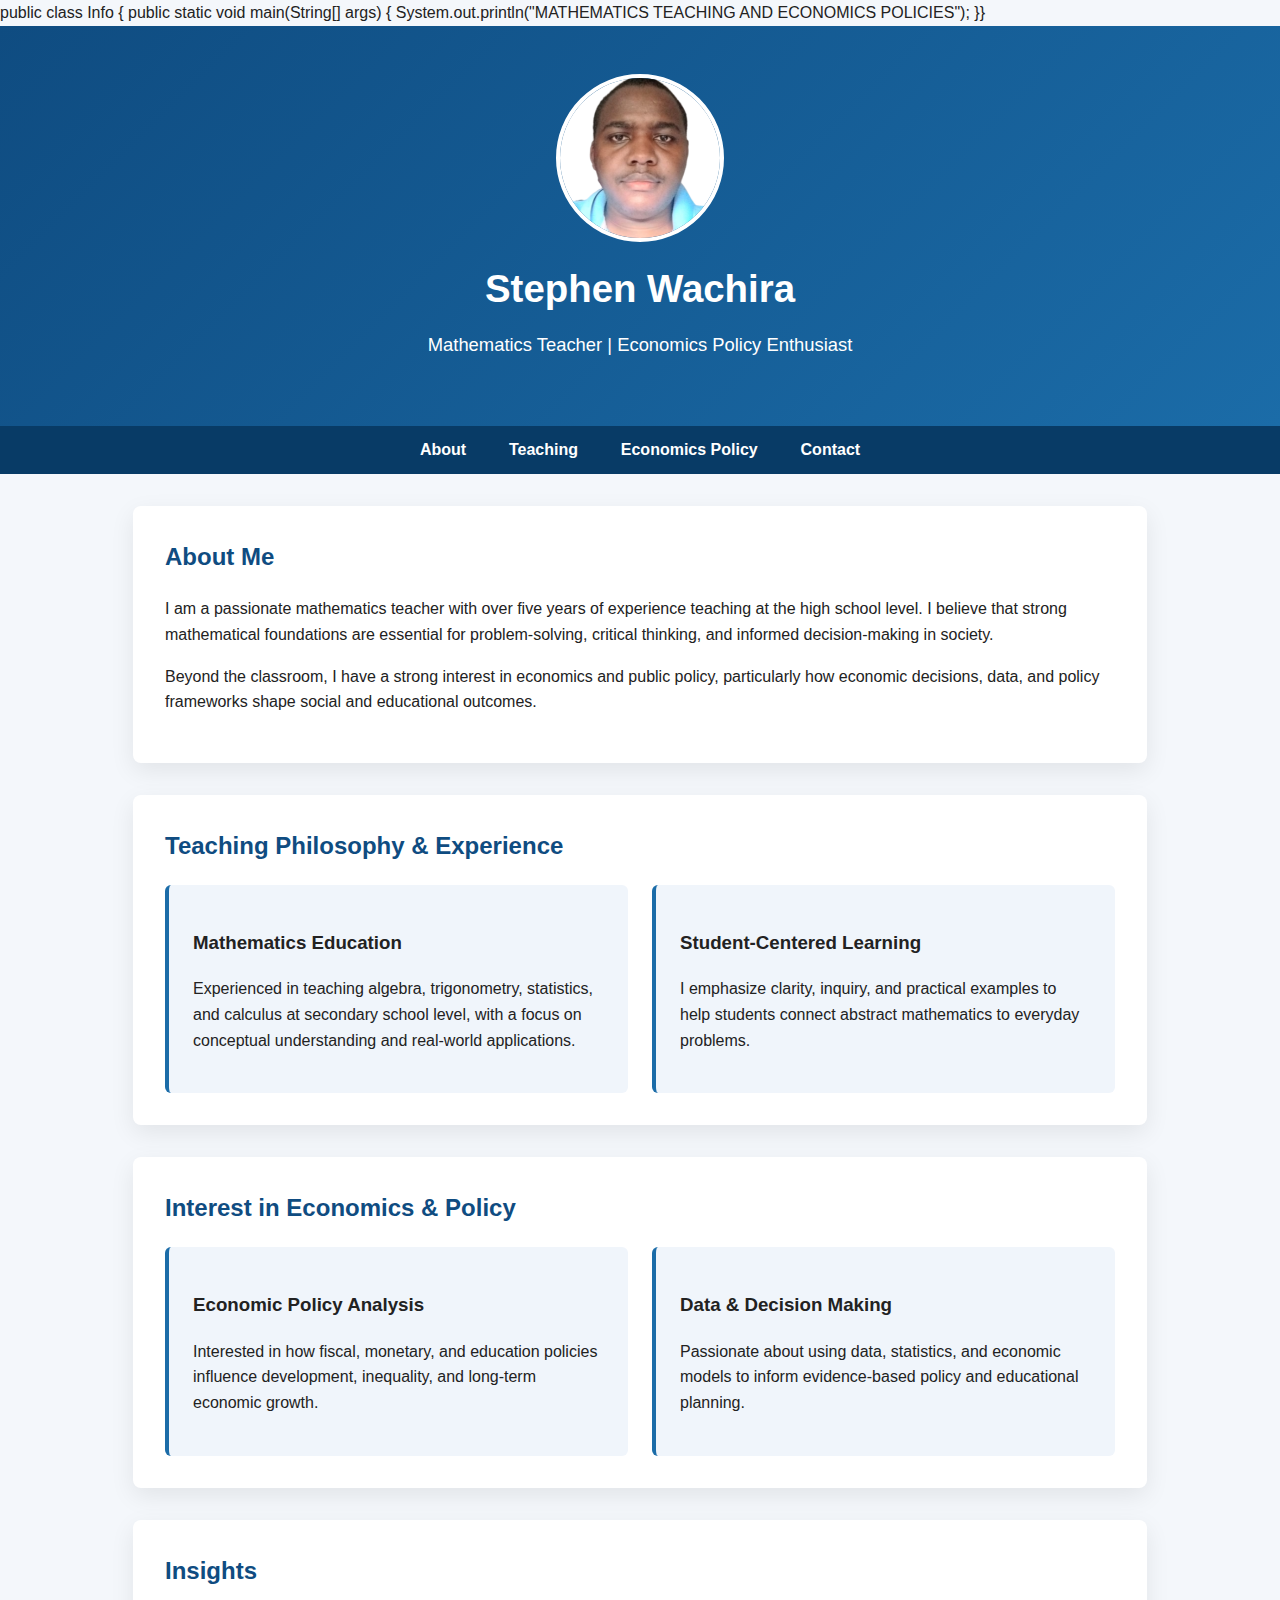
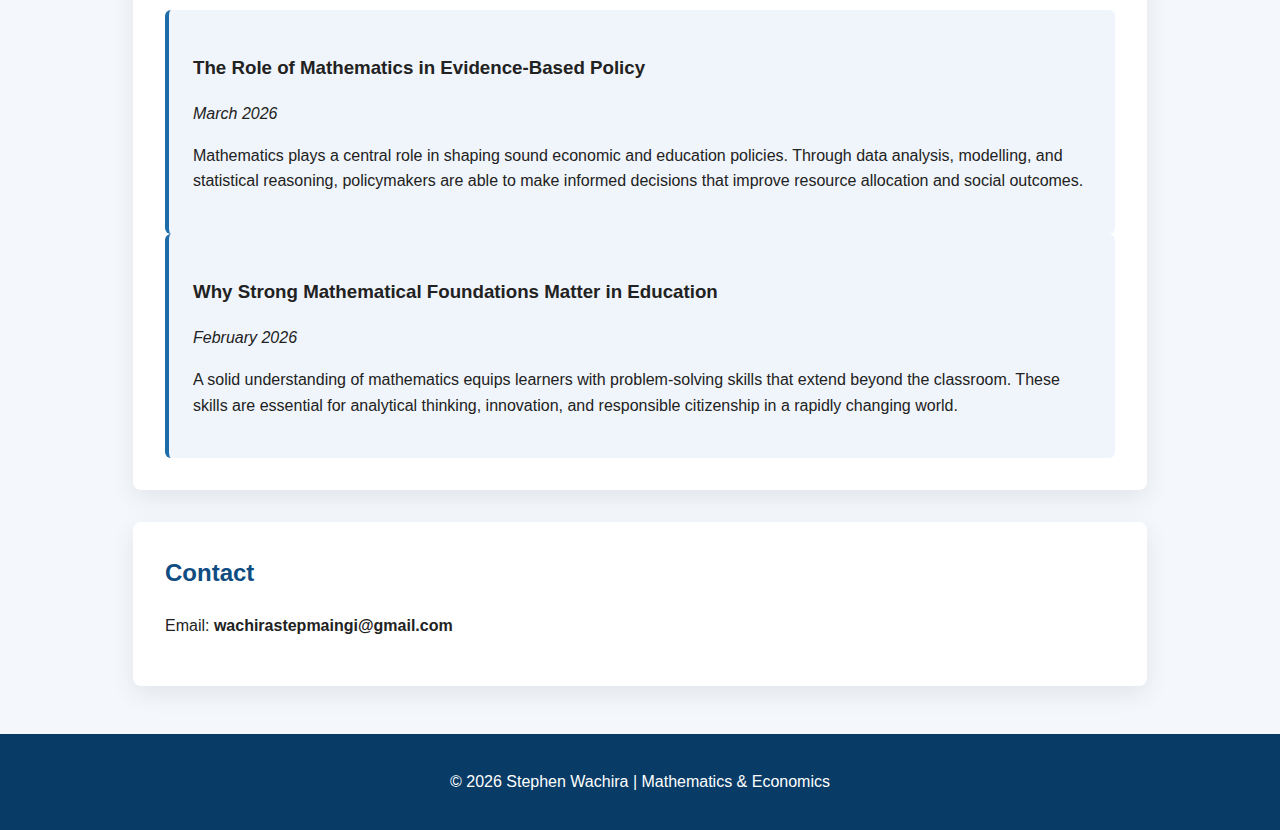
<file: index.htm>
public class Info {
    public static void main(String[] args) {
System.out.println("MATHEMATICS TEACHING AND ECONOMICS POLICIES");
}}
<!DOCTYPE html>
<html lang="en">
<head>
  <meta charset="UTF-8" />
  <meta name="viewport" content="width=device-width, initial-scale=1.0" />
  <title>Stephen Wachira | Mathematics Teacher & Economics Policy Enthusiast</title>
  <style>
    body {
      margin: 0;
      font-family: 'Segoe UI', Tahoma, Geneva, Verdana, sans-serif;
      background: #f4f7fb;
      color: #222;
      line-height: 1.6;
    }
    header {
      background: linear-gradient(135deg, #0f4c81, #1b6ca8);
      color: #fff;
      padding: 3rem 1rem;
      text-align: center;
    }
    header h1 {
      margin: 0;
      font-size: 2.4rem;
    }
    header p {
      margin-top: 0.7rem;
      font-size: 1.15rem;
    }
    nav {
      background: #083b66;
      padding: 0.7rem;
      text-align: center;
    }
    nav a {
      color: #fff;
      margin: 0 1.2rem;
      text-decoration: none;
      font-weight: bold;
    }
    nav a:hover {
      text-decoration: underline;
    }
    section {
      max-width: 950px;
      margin: 2rem auto;
      background: #fff;
      padding: 2rem;
      border-radius: 8px;
      box-shadow: 0 8px 25px rgba(0,0,0,0.08);
    }
    section h2 {
      color: #0f4c81;
      margin-top: 0;
    }
    .grid {
      display: grid;
      grid-template-columns: repeat(auto-fit, minmax(250px, 1fr));
      gap: 1.5rem;
    }
    .card {
      background: #f0f5fb;
      padding: 1.5rem;
      border-left: 4px solid #1b6ca8;
      border-radius: 6px;
    }
    footer {
      background: #083b66;
      color: #fff;
      text-align: center;
      padding: 1.2rem;
      margin-top: 3rem;
    }
  </style>
</head>
<body>

<header>
  <img src="profile.jpg.png" alt="Profile Photo" style="width:160px;height:160px;border-radius:50%;border:4px solid #fff;margin-bottom:1rem;object-fit:cover;" />
  <h1>Stephen Wachira</h1>
  <p>Mathematics Teacher | Economics Policy Enthusiast</p>
</header>

<nav>
  <a href="#about">About</a>
  <a href="#teaching">Teaching</a>
  <a href="#economics">Economics Policy</a>
  <a href="#contact">Contact</a>
</nav>

<section id="about">
  <h2>About Me</h2>
  <p>
    I am a passionate mathematics teacher with over five years of experience teaching at the high school level. I believe that strong mathematical foundations are essential for problem-solving, critical thinking, and informed decision-making in society.
  </p>
  <p>
    Beyond the classroom, I have a strong interest in economics and public policy, particularly how economic decisions, data, and policy frameworks shape social and educational outcomes.
  </p>
</section>

<section id="teaching">
  <h2>Teaching Philosophy & Experience</h2>
  <div class="grid">
    <div class="card">
      <h3>Mathematics Education</h3>
      <p>
        Experienced in teaching algebra, trigonometry, statistics, and calculus at secondary school level, with a focus on conceptual understanding and real-world applications.
      </p>
    </div>
    <div class="card">
      <h3>Student-Centered Learning</h3>
      <p>
        I emphasize clarity, inquiry, and practical examples to help students connect abstract mathematics to everyday problems.
      </p>
    </div>
  </div>
</section>

<section id="economics">
  <h2>Interest in Economics & Policy</h2>
  <div class="grid">
    <div class="card">
      <h3>Economic Policy Analysis</h3>
      <p>
        Interested in how fiscal, monetary, and education policies influence development, inequality, and long-term economic growth.
      </p>
    </div>
    <div class="card">
      <h3>Data & Decision Making</h3>
      <p>
        Passionate about using data, statistics, and economic models to inform evidence-based policy and educational planning.
      </p>
    </div>
  </div>
</section>

<section id="insights">
  <h2>Insights</h2>

  <div class="card">
    <h3>The Role of Mathematics in Evidence-Based Policy</h3>
    <p><em>March 2026</em></p>
    <p>
      Mathematics plays a central role in shaping sound economic and education policies.
      Through data analysis, modelling, and statistical reasoning, policymakers are able
      to make informed decisions that improve resource allocation and social outcomes.
    </p>
  </div>

  <div class="card">
    <h3>Why Strong Mathematical Foundations Matter in Education</h3>
    <p><em>February 2026</em></p>
    <p>
      A solid understanding of mathematics equips learners with problem-solving skills
      that extend beyond the classroom. These skills are essential for analytical thinking,
      innovation, and responsible citizenship in a rapidly changing world.
    </p>
  </div>
</section>

<section id="contact">
  <h2>Contact</h2>
  <p>Email: <strong>wachirastepmaingi@gmail.com</strong></p>
</section>

<footer>
  <p>&copy; 2026 Stephen Wachira | Mathematics & Economics</p>
</footer>

</body>
</html>
</file>
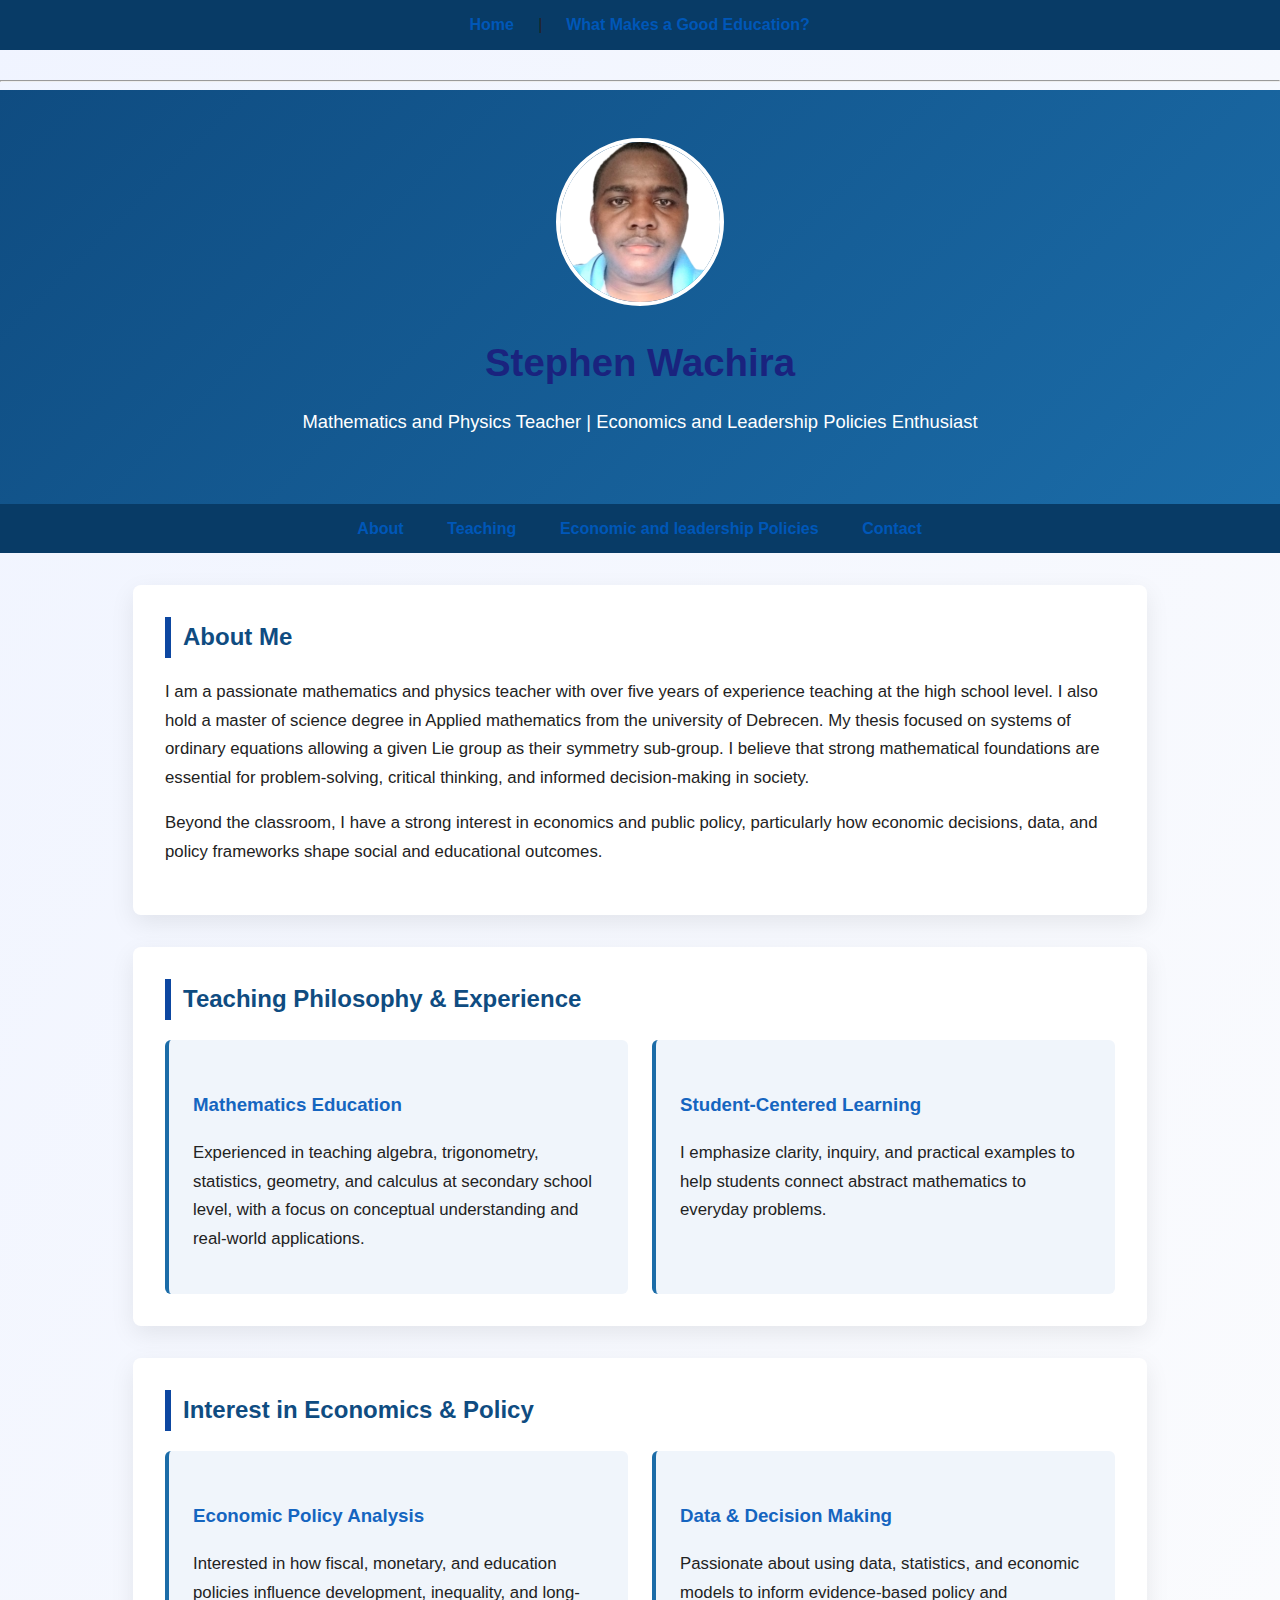
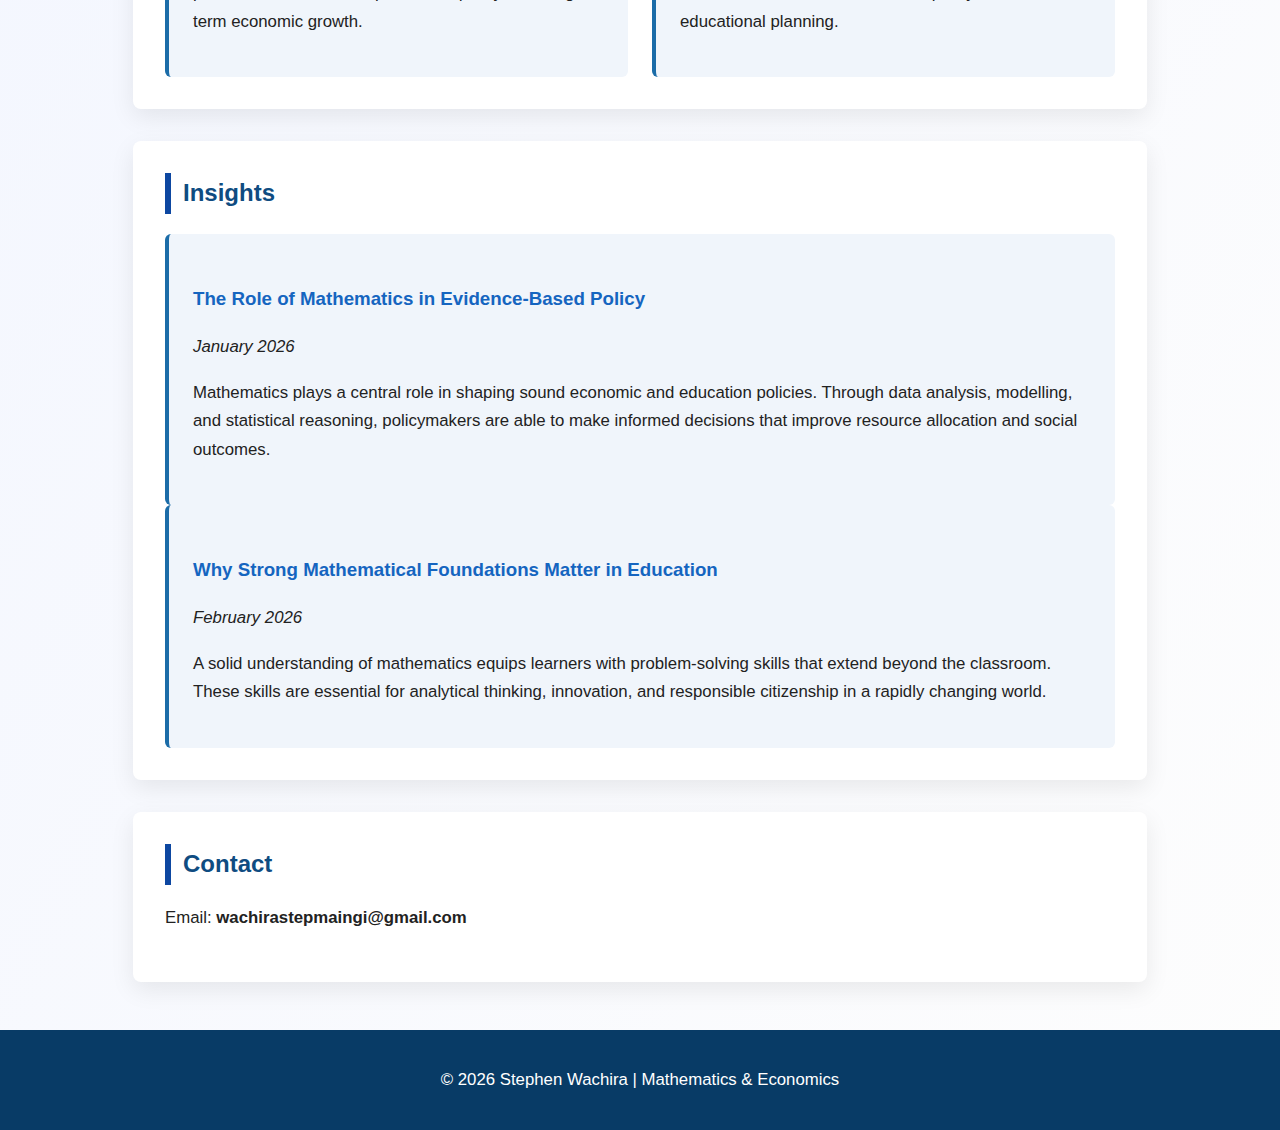
<file: index.html>
<!DOCTYPE html>
<html lang="en">
<head>
  <meta name="description" content="Stephen Wachira Maingi is a Mathematics and Physics teacher interested in education quality, economic policy, and academic insights.">

<meta name="keywords" content="Stephen Wachira Maingi, Mathematics teacher, Physics teacher, education policy, UNESCO education, academic blog">

<meta name="author" content="Stephen Wachira Maingi">

  <meta charset="UTF-8" />
  <meta name="viewport" content="width=device-width, initial-scale=1.0" />
  <title>Stephen Wachira | Mathematics and Physics Teacher & Economics Policy Enthusiast</title>
  <style>
    body {
      margin: 0;
      font-family: 'Segoe UI', Tahoma, Geneva, Verdana, sans-serif;
      background: #f4f7fb;
      color: #222;
      line-height: 1.6;
    }
    header {
      background: linear-gradient(135deg, #0f4c81, #1b6ca8);
      color: #fff;
      padding: 3rem 1rem;
      text-align: center;
    }
    header h1 {
      margin: 0;
      font-size: 2.4rem;
    }
    header p {
      margin-top: 0.7rem;
      font-size: 1.15rem;
    }
    nav {
      background: #083b66;
      padding: 0.7rem;
      text-align: center;
    }
    nav a {
      color: #fff;
      margin: 0 1.2rem;
      text-decoration: none;
      font-weight: bold;
    }
    nav a:hover {
      text-decoration: underline;
    }
    section {
      max-width: 950px;
      margin: 2rem auto;
      background: #fff;
      padding: 2rem;
      border-radius: 8px;
      box-shadow: 0 8px 25px rgba(0,0,0,0.08);
    }
    section h2 {
      color: #0f4c81;
      margin-top: 0;
    }
    .grid {
      display: grid;
      grid-template-columns: repeat(auto-fit, minmax(250px, 1fr));
      gap: 1.5rem;
    }
    .card {
      background: #f0f5fb;
      padding: 1.5rem;
      border-left: 4px solid #1b6ca8;
      border-radius: 6px;
    }
    footer {
      background: #083b66;
      color: #fff;
      text-align: center;
      padding: 1.2rem;
      margin-top: 3rem;
    }
  </style>
  <nav>
  <a href="index.html">Home</a> |
  <a href="education-quality.html">What Makes a Good Education?</a>
</nav>

<hr>
<link rel="stylesheet" href="style.css">

</head>
<body>

<header>
  <img src="profile.jpg.png" alt="Profile Photo" style="width:160px;height:160px;border-radius:50%;border:4px solid #fff;margin-bottom:1rem;object-fit:cover;" />
  <h1>Stephen Wachira</h1>
  <p>Mathematics and Physics Teacher | Economics and Leadership Policies Enthusiast</p>
</header>

<nav>
  <a href="#about">About</a>
  <a href="#teaching">Teaching</a>
  <a href="#economics">Economic and leadership Policies</a>
  <a href="#contact">Contact</a>
</nav>

<section id="about">
  <h2>About Me</h2>
  <p>
    I am a passionate mathematics and physics teacher with over five years of experience teaching at the high school level. 
    I also hold a master of science degree in Applied mathematics from the university of Debrecen. My thesis focused on systems of ordinary equations allowing a given Lie group as their symmetry sub-group.
    I believe that strong mathematical foundations are essential for problem-solving, critical thinking, and informed decision-making in society.
  </p>
  <p>
    Beyond the classroom, I have a strong interest in economics and public policy, particularly how economic decisions, data, and policy frameworks shape social and educational outcomes.
  </p>
</section>

<section id="teaching">
  <h2>Teaching Philosophy & Experience</h2>
  <div class="grid">
    <div class="card">
      <h3>Mathematics Education</h3>
      <p>
        Experienced in teaching algebra, trigonometry, statistics, geometry, and calculus at secondary school level, with a focus on conceptual understanding and real-world applications.
      </p>
    </div>
    <div class="card">
      <h3>Student-Centered Learning</h3>
      <p>
        I emphasize clarity, inquiry, and practical examples to help students connect abstract mathematics to everyday problems.
      </p>
    </div>
  </div>
</section>

<section id="economics">
  <h2>Interest in Economics & Policy</h2>
  <div class="grid">
    <div class="card">
      <h3>Economic Policy Analysis</h3>
      <p>
        Interested in how fiscal, monetary, and education policies influence development, inequality, and long-term economic growth.
      </p>
    </div>
    <div class="card">
      <h3>Data & Decision Making</h3>
      <p>
        Passionate about using data, statistics, and economic models to inform evidence-based policy and educational planning.
      </p>
    </div>
  </div>
</section>

<section id="insights">
  <h2>Insights</h2>

  <div class="card">
    <h3>The Role of Mathematics in Evidence-Based Policy</h3>
    <p><em>January 2026</em></p>
    <p>
      Mathematics plays a central role in shaping sound economic and education policies.
      Through data analysis, modelling, and statistical reasoning, policymakers are able
      to make informed decisions that improve resource allocation and social outcomes.
    </p>
  </div>

  <div class="card">
    <h3>Why Strong Mathematical Foundations Matter in Education</h3>
    <p><em>February 2026</em></p>
    <p>
      A solid understanding of mathematics equips learners with problem-solving skills
      that extend beyond the classroom. These skills are essential for analytical thinking,
      innovation, and responsible citizenship in a rapidly changing world.
    </p>
  </div>
</section>

<section id="contact">
  <h2>Contact</h2>
  <p>Email: <strong>wachirastepmaingi@gmail.com</strong></p>
</section>

<footer>
  <p>&copy; 2026 Stephen Wachira | Mathematics & Economics</p>
</footer>

</body>
</html>
</file>
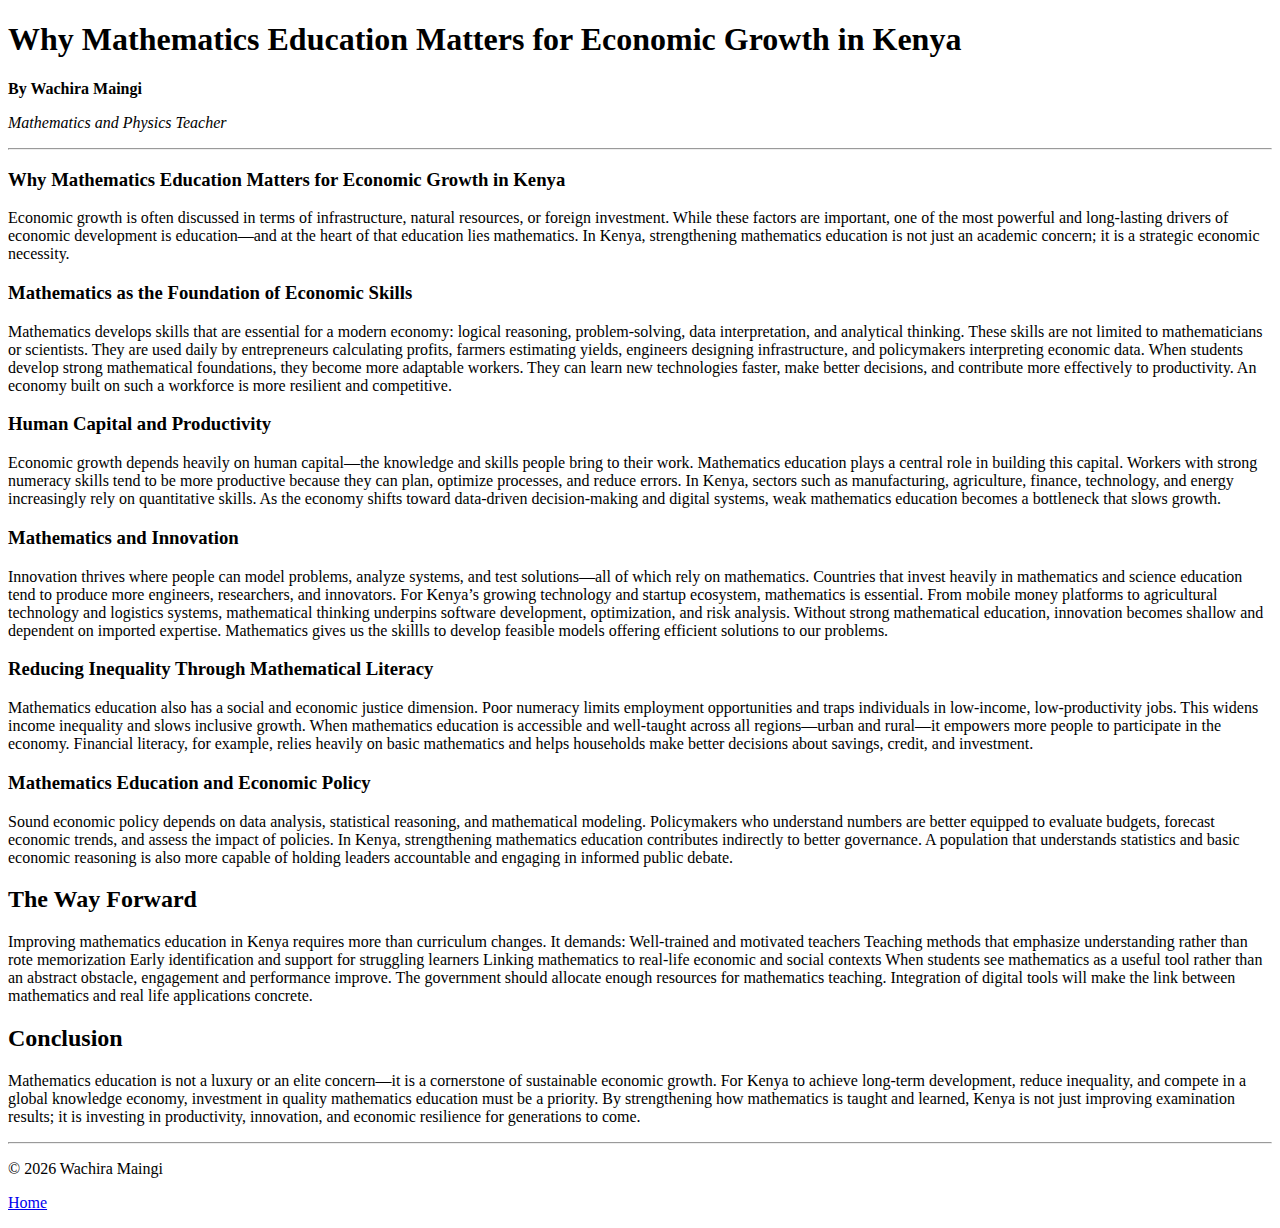
<file: blog-math-education-economy-kenya.html>
<!DOCTYPE html>
<html lang="en">
<head>
  <meta charset="UTF-8">
  <meta name="viewport" content="width=device-width, initial-scale=1.0">

  <title>Why Mathematics Education Matters for Economic Growth in Kenya | Wachira Maingi</title>

  <meta name="description" content="An exploration of why strong mathematics education is essential for economic growth, innovation, and policy development in Kenya.">

</head>
<body>

  <header>
    <h1>Why Mathematics Education Matters for Economic Growth in Kenya</h1>
    <p><strong>By Wachira Maingi</strong></p>
    <p><em>Mathematics and Physics Teacher</em></p>
    <hr>
  </header>

  <main>

<h3> Why Mathematics Education Matters for Economic Growth in Kenya</h3>  
<p>
Economic growth is often discussed in terms of infrastructure, natural resources, or foreign investment. While these factors are important, one of the most powerful and long-lasting drivers of economic development is education—and at the heart of that education lies mathematics. In Kenya, strengthening mathematics education is not just an academic concern; it is a strategic economic necessity.
</p>
<h3>Mathematics as the Foundation of Economic Skills</h3>

<p>Mathematics develops skills that are essential for a modern economy: logical reasoning, problem-solving, data interpretation, and analytical thinking. These skills are not limited to mathematicians or scientists. They are used daily by entrepreneurs calculating profits, farmers estimating yields, engineers designing infrastructure, and policymakers interpreting economic data.

When students develop strong mathematical foundations, they become more adaptable workers. They can learn new technologies faster, make better decisions, and contribute more effectively to productivity. An economy built on such a workforce is more resilient and competitive.
</p>
<h3>Human Capital and Productivity</h3

<p>Economic growth depends heavily on human capital—the knowledge and skills people bring to their work. Mathematics education plays a central role in building this capital. Workers with strong numeracy skills tend to be more productive because they can plan, optimize processes, and reduce errors.

In Kenya, sectors such as manufacturing, agriculture, finance, technology, and energy increasingly rely on quantitative skills. As the economy shifts toward data-driven decision-making and digital systems, weak mathematics education becomes a bottleneck that slows growth.
</p>
<h3>Mathematics and Innovation</h3>

<p>Innovation thrives where people can model problems, analyze systems, and test solutions—all of which rely on mathematics. Countries that invest heavily in mathematics and science education tend to produce more engineers, researchers, and innovators.

For Kenya’s growing technology and startup ecosystem, mathematics is essential. From mobile money platforms to agricultural technology and logistics systems, mathematical thinking underpins software development, optimization, and risk analysis. Without strong mathematical education, innovation becomes shallow and dependent on imported expertise.
Mathematics gives us the skillls to develop feasible models offering efficient solutions to our problems. 
</p>
<h3>Reducing Inequality Through Mathematical Literacy</h3>

<p>Mathematics education also has a social and economic justice dimension. Poor numeracy limits employment opportunities and traps individuals in low-income, low-productivity jobs. This widens income inequality and slows inclusive growth.

When mathematics education is accessible and well-taught across all regions—urban and rural—it empowers more people to participate in the economy. Financial literacy, for example, relies heavily on basic mathematics and helps households make better decisions about savings, credit, and investment.
</p>
<h3>Mathematics Education and Economic Policy
</h3>
<p>Sound economic policy depends on data analysis, statistical reasoning, and mathematical modeling. Policymakers who understand numbers are better equipped to evaluate budgets, forecast economic trends, and assess the impact of policies.

In Kenya, strengthening mathematics education contributes indirectly to better governance. A population that understands statistics and basic economic reasoning is also more capable of holding leaders accountable and engaging in informed public debate.
</p>
<h2>The Way Forward</h2>

<p>Improving mathematics education in Kenya requires more than curriculum changes. It demands:

Well-trained and motivated teachers

Teaching methods that emphasize understanding rather than rote memorization

Early identification and support for struggling learners

Linking mathematics to real-life economic and social contexts

When students see mathematics as a useful tool rather than an abstract obstacle, engagement and performance improve.
  
The government should allocate enough resources for mathematics teaching. Integration of digital tools will make the link between mathematics and real life applications concrete.</p>

<h2>Conclusion</h2>

<p>Mathematics education is not a luxury or an elite concern—it is a cornerstone of sustainable economic growth. For Kenya to achieve long-term development, reduce inequality, and compete in a global knowledge economy, investment in quality mathematics education must be a priority.

By strengthening how mathematics is taught and learned, Kenya is not just improving examination results; it is investing in productivity, innovation, and economic resilience for generations to come.
 </p>   
  </main>

  <footer>
    <hr>
    <p>© 2026 Wachira Maingi</p>
    <p>
      <a href="index.html">Home</a>
    </p>
  </footer>

</body>
</html>
</file>
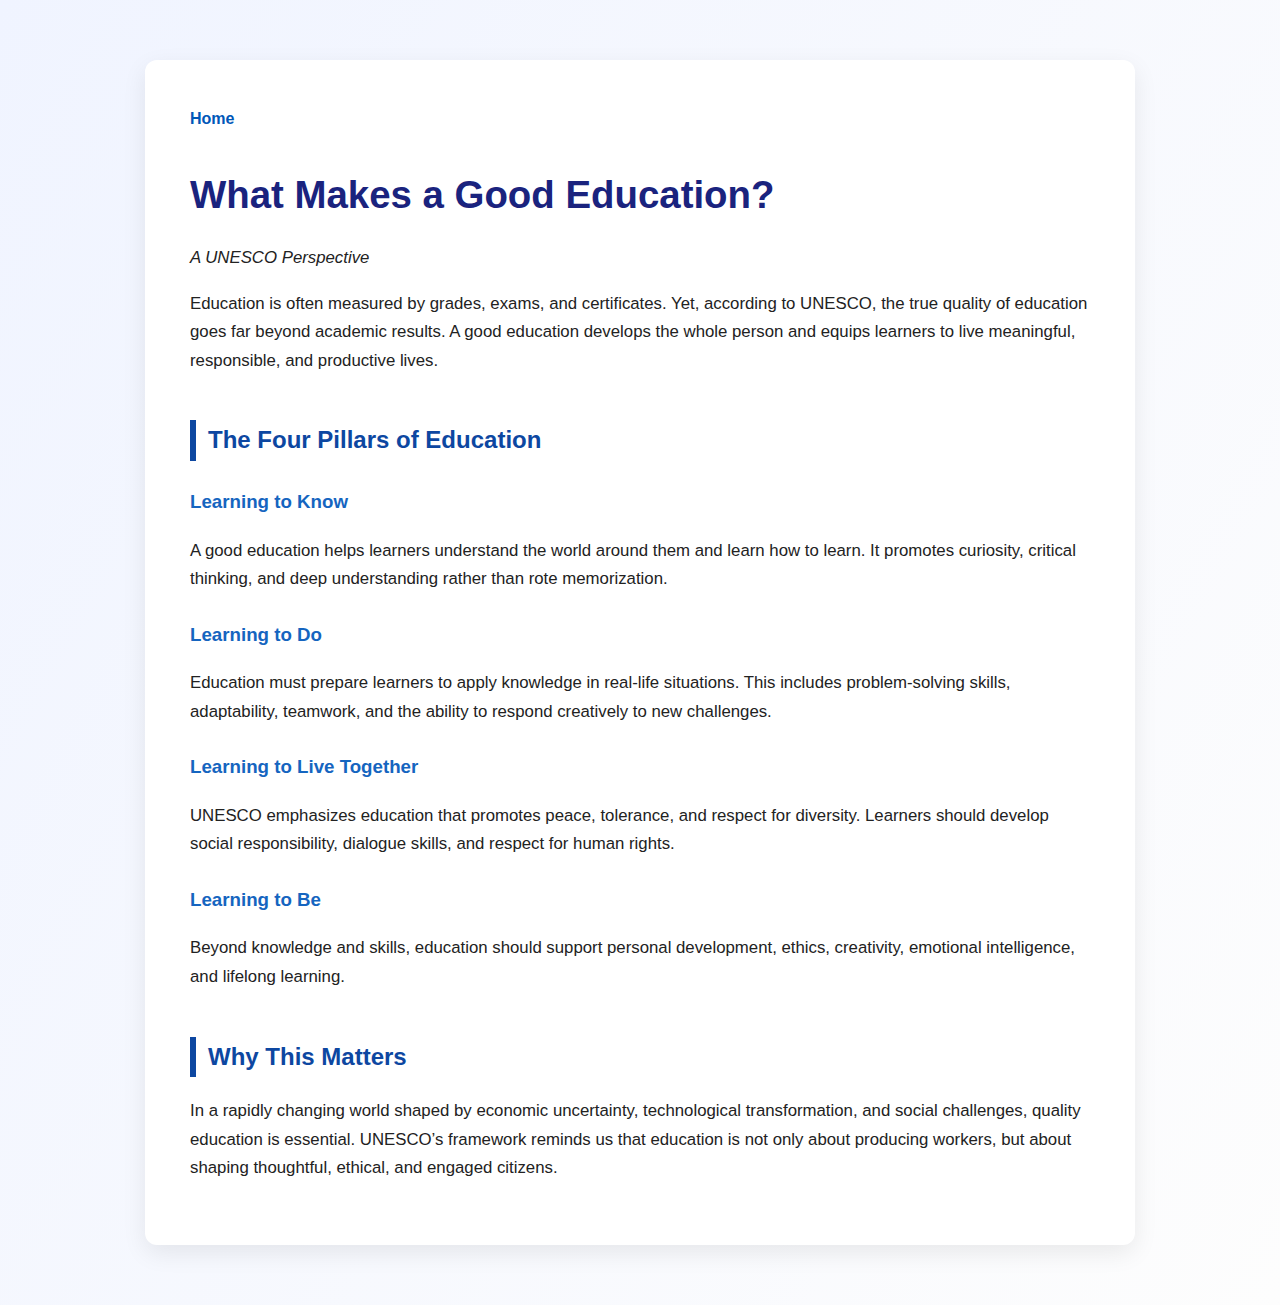
<file: education-quality.html>
<!DOCTYPE html>
<html lang="en">
<head>
  <meta charset="UTF-8">
  <title>What Makes a Good Education?</title>
  <link rel="stylesheet" href="style.css">
</head>
<body>

<div class="container">

<nav>
  <a href="index.html">Home</a>
</nav>

<h1>What Makes a Good Education?</h1>
<p><em>A UNESCO Perspective</em></p>

<p>
Education is often measured by grades, exams, and certificates. Yet, according to UNESCO,
the true quality of education goes far beyond academic results. A good education develops
the whole person and equips learners to live meaningful, responsible, and productive lives.
</p>

<h2>The Four Pillars of Education</h2>

<h3>Learning to Know</h3>
<p>
A good education helps learners understand the world around them and learn how to learn.
It promotes curiosity, critical thinking, and deep understanding rather than rote memorization.
</p>

<h3>Learning to Do</h3>
<p>
Education must prepare learners to apply knowledge in real-life situations. This includes
problem-solving skills, adaptability, teamwork, and the ability to respond creatively to
new challenges.
</p>

<h3>Learning to Live Together</h3>
<p>
UNESCO emphasizes education that promotes peace, tolerance, and respect for diversity.
Learners should develop social responsibility, dialogue skills, and respect for human rights.
</p>

<h3>Learning to Be</h3>
<p>
Beyond knowledge and skills, education should support personal development, ethics,
creativity, emotional intelligence, and lifelong learning.
</p>

<h2>Why This Matters</h2>
<p>
In a rapidly changing world shaped by economic uncertainty, technological transformation,
and social challenges, quality education is essential. UNESCO’s framework reminds us that
education is not only about producing workers, but about shaping thoughtful, ethical,
and engaged citizens.
</p>

</div>

</body>
</html>
</file>
<file: style.css>
body {
  font-family: "Segoe UI", Arial, sans-serif;
  background: linear-gradient(120deg, #f0f4ff, #fdfdfd);
  color: #222;
  line-height: 1.7;
  margin: 0;
  padding: 0;
}

.container {
  max-width: 900px;
  margin: 60px auto;
  background: #ffffff;
  padding: 45px;
  border-radius: 12px;
  box-shadow: 0 8px 25px rgba(0, 0, 0, 0.08);
}

nav {
  margin-bottom: 30px;
}

nav a {
  text-decoration: none;
  color: #0057b8;
  font-weight: 600;
  margin-right: 20px;
}

nav a:hover {
  text-decoration: underline;
}

h1 {
  font-size: 2.4em;
  color: #1a237e;
  margin-bottom: 5px;
}

.subtitle {
  color: #555;
  font-style: italic;
  margin-bottom: 30px;
}

h2 {
  margin-top: 45px;
  color: #0d47a1;
  border-left: 6px solid #0d47a1;
  padding-left: 12px;
}

h3 {
  margin-top: 25px;
  color: #1565c0;
}

p {
  font-size: 1.05em;
}

.highlight {
  background: #e3f2fd;
  border-left: 6px solid #1e88e5;
  padding: 15px 20px;
  margin: 25px 0;
  border-radius: 6px;
}

ul {
  margin-left: 25px;
}

ul li {
  margin-bottom: 10px;
}

.footer-note {
  margin-top: 50px;
  padding-top: 20px;
  border-top: 1px solid #ddd;
  font-style: italic;
  color: #444;
}
</file>
